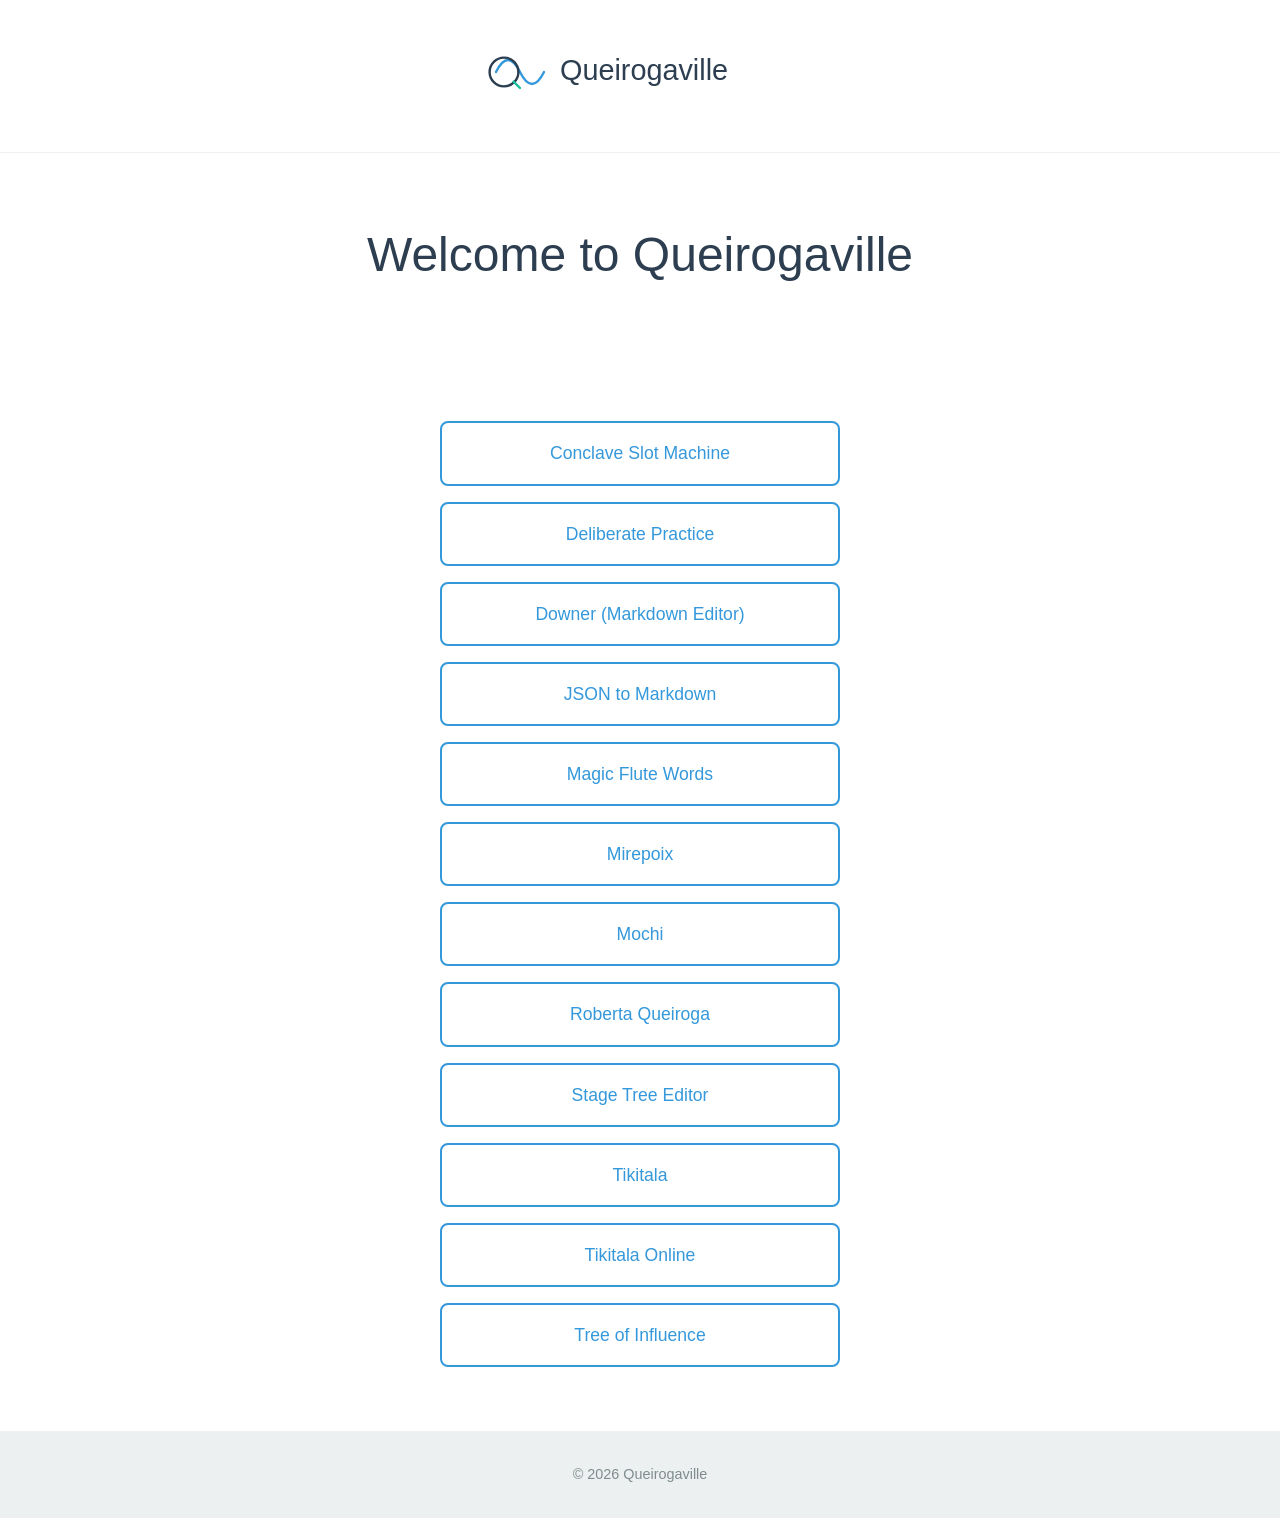
<file: index.html>
<!DOCTYPE html>
<html lang="en">
<head>
    <meta charset="UTF-8">
    <meta name="viewport" content="width=device-width, initial-scale=1.0">
    <meta name="description" content="Queirogaville - Welcome">
    <title>Queirogaville</title>
    <link rel="stylesheet" href="styles.css">
</head>
<body>
    <header>
        <div class="container">
            <div class="logo-container">
                <img src="logo.svg" alt="Queirogaville" class="logo">
            </div>
        </div>
    </header>

    <main>
        <div class="container">
            <section class="hero">
                <h1>Welcome to Queirogaville</h1>
            </section>

            <section class="links">
                <nav>
                    <a href="https://pauloq.com/conclave" class="link-item">Conclave Slot Machine</a>
                    <a href="https://pages.pauloq.com" class="link-item">Deliberate Practice</a>
                    <a href="https://github.com/pauloqueiroga/downer" class="link-item">Downer (Markdown Editor)</a>
                    <a href="https://pauloq.com/json-to-md" class="link-item">JSON to Markdown</a>
                    <a href="https://pauloq.com/55/" class="link-item">Magic Flute Words</a>
                    <a href="https://pauloq.com/mirepoix/" class="link-item">Mirepoix</a>
                    <a href="kitty.html" class="link-item">Mochi</a>
                    <a href="https://robertaqueiroga.com" class="link-item">Roberta Queiroga</a>
                    <a href="https://pauloq.com/stage-tree" class="link-item">Stage Tree Editor</a>
                    <a href="https://www.tikitala.com" class="link-item">Tikitala</a>
                    <a href="https://www.tikitala.com/online" class="link-item">Tikitala Online</a>
                    <a href="https://www.treeofinfluence.com" class="link-item">Tree of Influence</a>
                </nav>
            </section>
        </div>
    </main>

    <footer>
        <div class="container">
            <p>&copy; 2026 Queirogaville</p>
        </div>
    </footer>
</body>
</html>
</file>
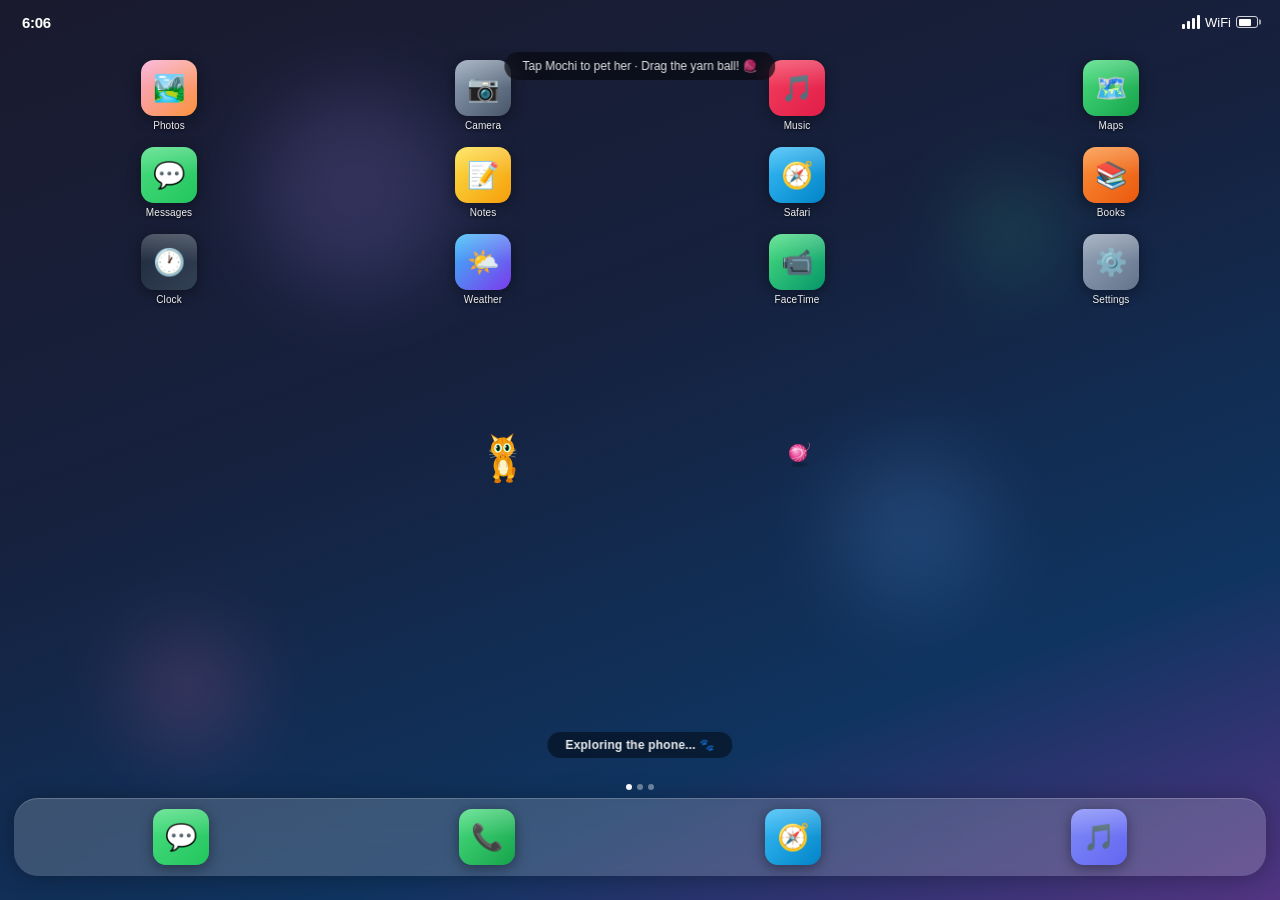
<file: kitty.html>
<!DOCTYPE html>
<html lang="en">
<head>
<meta charset="UTF-8">
<meta name="viewport" content="width=device-width, initial-scale=1.0, user-scalable=no">
<meta name="apple-mobile-web-app-capable" content="yes">
<meta name="apple-mobile-web-app-status-bar-style" content="black-translucent">
<meta name="apple-mobile-web-app-title" content="My Kitty">
<title>My Kitty</title>
<style>
  * { box-sizing: border-box; margin: 0; padding: 0; -webkit-tap-highlight-color: transparent; }

  html, body {
    width: 100%; height: 100%;
    overflow: hidden;
    font-family: -apple-system, 'Helvetica Neue', sans-serif;
    touch-action: none;
    user-select: none;
  }

  /* ===== PHONE WALLPAPER ===== */
  #wallpaper {
    position: fixed;
    inset: 0;
    background: linear-gradient(160deg, #1a1a2e 0%, #16213e 40%, #0f3460 75%, #533483 100%);
    overflow: hidden;
  }

  .bokeh {
    position: absolute;
    border-radius: 50%;
    filter: blur(40px);
    opacity: 0.18;
    animation: bokehFloat 12s ease-in-out infinite;
  }
  .b1 { width: 200px; height: 200px; background: #a78bfa; top: 10%; left: 20%; animation-delay: 0s; }
  .b2 { width: 160px; height: 160px; background: #60a5fa; top: 50%; left: 65%; animation-delay: 3s; }
  .b3 { width: 120px; height: 120px; background: #f472b6; top: 70%; left: 10%; animation-delay: 6s; }
  .b4 { width: 100px; height: 100px; background: #34d399; top: 20%; left: 75%; animation-delay: 9s; }

  @keyframes bokehFloat {
    0%, 100% { transform: translate(0, 0); }
    33% { transform: translate(15px, -20px); }
    66% { transform: translate(-10px, 10px); }
  }

  /* ===== STATUS BAR ===== */
  #status-bar {
    position: fixed;
    top: 0; left: 0; right: 0;
    height: 44px;
    display: flex;
    align-items: center;
    justify-content: space-between;
    padding: 0 22px;
    z-index: 80;
    pointer-events: none;
  }

  #status-time {
    font-size: 15px;
    font-weight: 700;
    color: #fff;
    letter-spacing: -0.3px;
  }

  #status-right {
    display: flex;
    align-items: center;
    gap: 5px;
    color: #fff;
  }

  .signal-dots { display: flex; gap: 2px; align-items: flex-end; }
  .signal-dots span {
    display: block;
    width: 3px;
    background: #fff;
    border-radius: 1px;
  }
  .signal-dots span:nth-child(1) { height: 5px; }
  .signal-dots span:nth-child(2) { height: 8px; }
  .signal-dots span:nth-child(3) { height: 11px; }
  .signal-dots span:nth-child(4) { height: 14px; }

  .wifi-icon { font-size: 13px; }

  .battery {
    display: flex; align-items: center; gap: 1px;
    border: 1.5px solid rgba(255,255,255,0.8);
    border-radius: 3px;
    padding: 1.5px 2px;
    position: relative;
    width: 22px; height: 12px;
  }
  .battery-fill {
    background: #fff;
    border-radius: 1px;
    height: 100%;
    width: 75%;
  }
  .battery-tip {
    position: absolute;
    right: -4px;
    top: 50%;
    transform: translateY(-50%);
    width: 2px; height: 5px;
    background: rgba(255,255,255,0.6);
    border-radius: 0 1px 1px 0;
  }

  /* ===== HOME SCREEN ===== */
  #home-screen {
    position: fixed;
    inset: 0;
    display: flex;
    flex-direction: column;
    justify-content: space-between;
    padding: 52px 0 8px;
    pointer-events: none;
    z-index: 5;
  }

  #icon-grid {
    display: grid;
    grid-template-columns: repeat(4, 1fr);
    gap: 16px 8px;
    padding: 8px 16px;
  }

  .app-icon {
    display: flex;
    flex-direction: column;
    align-items: center;
    gap: 4px;
  }

  .app-icon-img {
    width: 56px; height: 56px;
    border-radius: 13px;
    display: flex;
    align-items: center;
    justify-content: center;
    font-size: 26px;
    box-shadow: 0 3px 14px rgba(0,0,0,0.4);
    position: relative;
    overflow: hidden;
  }
  /* iOS-style gloss */
  .app-icon-img::after {
    content: '';
    position: absolute;
    top: 0; left: 0; right: 0;
    height: 50%;
    background: linear-gradient(180deg, rgba(255,255,255,0.22) 0%, rgba(255,255,255,0) 100%);
    border-radius: 13px 13px 0 0;
  }

  .app-icon-label {
    font-size: 10px;
    color: #fff;
    text-shadow: 0 1px 3px rgba(0,0,0,0.8);
    text-align: center;
    letter-spacing: 0.1px;
  }

  .ic-photos   { background: linear-gradient(135deg, #f9a8d4, #fb923c); }
  .ic-camera   { background: linear-gradient(135deg, #94a3b8, #475569); }
  .ic-music    { background: linear-gradient(135deg, #f43f5e, #e11d48); }
  .ic-maps     { background: linear-gradient(135deg, #4ade80, #16a34a); }
  .ic-messages { background: linear-gradient(135deg, #4ade80, #22c55e); }
  .ic-notes    { background: linear-gradient(135deg, #fde047, #f59e0b); }
  .ic-safari   { background: linear-gradient(135deg, #38bdf8, #0284c7); }
  .ic-books    { background: linear-gradient(135deg, #fb923c, #ea580c); }
  .ic-clock    { background: linear-gradient(135deg, #1e293b, #334155); }
  .ic-weather  { background: linear-gradient(135deg, #38bdf8, #7c3aed); }
  .ic-face     { background: linear-gradient(135deg, #4ade80, #059669); }
  .ic-settings { background: linear-gradient(135deg, #94a3b8, #64748b); }

  /* ===== DOCK ===== */
  #dock-container {
    margin: 0 14px 16px;
  }

  #page-dots {
    display: flex;
    justify-content: center;
    gap: 5px;
    margin-bottom: 8px;
  }
  .dot {
    width: 6px; height: 6px;
    border-radius: 50%;
    background: rgba(255,255,255,0.4);
  }
  .dot.active { background: #fff; }

  #dock {
    background: rgba(255,255,255,0.18);
    backdrop-filter: blur(22px);
    -webkit-backdrop-filter: blur(22px);
    border-radius: 24px;
    padding: 11px 14px;
    display: flex;
    justify-content: space-around;
    align-items: center;
    box-shadow: 0 2px 24px rgba(0,0,0,0.28), inset 0 1px 0 rgba(255,255,255,0.2);
  }
  .dock-icon {
    width: 56px; height: 56px;
    border-radius: 13px;
    display: flex;
    align-items: center;
    justify-content: center;
    font-size: 26px;
    box-shadow: 0 3px 14px rgba(0,0,0,0.4);
    position: relative; overflow: hidden;
  }
  .dock-icon::after {
    content: '';
    position: absolute; top: 0; left: 0; right: 0;
    height: 50%;
    background: linear-gradient(180deg, rgba(255,255,255,0.22) 0%, rgba(255,255,255,0) 100%);
    border-radius: 13px 13px 0 0;
  }

  /* ===== MOCHI ===== */
  #mochi-wrap {
    position: fixed;
    z-index: 50;
    pointer-events: none;
  }
  #mochi-canvas {
    pointer-events: all;
    cursor: pointer;
    display: block;
  }

  /* ===== YARN ===== */
  #yarn-wrap {
    position: fixed;
    z-index: 49;
    cursor: grab;
  }
  #yarn-wrap:active { cursor: grabbing; }
  #yarn-canvas { display: block; }

  /* ===== PARTICLES ===== */
  .float-particle {
    position: fixed;
    pointer-events: none;
    z-index: 100;
    font-size: 18px;
    animation: particleFloat 1.5s ease-out forwards;
  }
  @keyframes particleFloat {
    0%   { opacity: 1; transform: translate(0, 0) scale(0.5); }
    40%  { opacity: 1; transform: translate(var(--fx), -40px) scale(1.2); }
    100% { opacity: 0; transform: translate(var(--fx), -85px) scale(0.7); }
  }

  .zzz-float {
    position: fixed;
    pointer-events: none;
    z-index: 100;
    font-size: 14px;
    font-weight: 700;
    color: #c4b5fd;
    animation: zzzUp 2.2s ease-out forwards;
  }
  @keyframes zzzUp {
    0%   { opacity: 0.9; transform: translate(0,0) scale(0.7); }
    100% { opacity: 0; transform: translate(10px, -60px) scale(1); }
  }

  /* ===== MOOD CHIP ===== */
  #mood-chip {
    position: fixed;
    bottom: 142px;
    left: 50%;
    transform: translateX(-50%);
    background: rgba(0,0,0,0.45);
    backdrop-filter: blur(12px);
    -webkit-backdrop-filter: blur(12px);
    border-radius: 20px;
    padding: 6px 18px;
    font-size: 12px;
    font-weight: 600;
    color: rgba(255,255,255,0.92);
    z-index: 60;
    pointer-events: none;
    white-space: nowrap;
    letter-spacing: 0.2px;
  }

  /* ===== HINT ===== */
  #hint-toast {
    position: fixed;
    top: 52px;
    left: 50%;
    transform: translateX(-50%);
    background: rgba(0,0,0,0.5);
    backdrop-filter: blur(10px);
    border-radius: 14px;
    padding: 7px 18px;
    font-size: 12px;
    color: rgba(255,255,255,0.88);
    z-index: 90;
    pointer-events: none;
    transition: opacity 1.5s;
    white-space: nowrap;
  }
</style>
</head>
<body>

<div id="wallpaper">
  <div class="bokeh b1"></div>
  <div class="bokeh b2"></div>
  <div class="bokeh b3"></div>
  <div class="bokeh b4"></div>
</div>

<div id="status-bar">
  <div id="status-time">9:41</div>
  <div id="status-right">
    <div class="signal-dots"><span></span><span></span><span></span><span></span></div>
    <span class="wifi-icon">WiFi</span>
    <div class="battery"><div class="battery-fill"></div><div class="battery-tip"></div></div>
  </div>
</div>

<div id="home-screen">
  <div id="icon-grid">
    <div class="app-icon"><div class="app-icon-img ic-photos">🏞️</div><div class="app-icon-label">Photos</div></div>
    <div class="app-icon"><div class="app-icon-img ic-camera">📷</div><div class="app-icon-label">Camera</div></div>
    <div class="app-icon"><div class="app-icon-img ic-music">🎵</div><div class="app-icon-label">Music</div></div>
    <div class="app-icon"><div class="app-icon-img ic-maps">🗺️</div><div class="app-icon-label">Maps</div></div>
    <div class="app-icon"><div class="app-icon-img ic-messages">💬</div><div class="app-icon-label">Messages</div></div>
    <div class="app-icon"><div class="app-icon-img ic-notes">📝</div><div class="app-icon-label">Notes</div></div>
    <div class="app-icon"><div class="app-icon-img ic-safari">🧭</div><div class="app-icon-label">Safari</div></div>
    <div class="app-icon"><div class="app-icon-img ic-books">📚</div><div class="app-icon-label">Books</div></div>
    <div class="app-icon"><div class="app-icon-img ic-clock">🕐</div><div class="app-icon-label">Clock</div></div>
    <div class="app-icon"><div class="app-icon-img ic-weather">🌤️</div><div class="app-icon-label">Weather</div></div>
    <div class="app-icon"><div class="app-icon-img ic-face">📹</div><div class="app-icon-label">FaceTime</div></div>
    <div class="app-icon"><div class="app-icon-img ic-settings">⚙️</div><div class="app-icon-label">Settings</div></div>
  </div>

  <div id="dock-container">
    <div id="page-dots">
      <div class="dot active"></div><div class="dot"></div><div class="dot"></div>
    </div>
    <div id="dock">
      <div class="dock-icon ic-messages">💬</div>
      <div class="dock-icon" style="background:linear-gradient(135deg,#4ade80,#16a34a)">📞</div>
      <div class="dock-icon ic-safari">🧭</div>
      <div class="dock-icon" style="background:linear-gradient(135deg,#818cf8,#6366f1)">🎵</div>
    </div>
  </div>
</div>

<div id="yarn-wrap">
  <canvas id="yarn-canvas" width="88" height="88" style="width:44px;height:44px;"></canvas>
</div>

<div id="mochi-wrap">
  <canvas id="mochi-canvas" width="160" height="160" style="width:80px;height:80px;"></canvas>
</div>

<div id="mood-chip">Mochi is exploring the phone... 🐾</div>
<div id="hint-toast">Tap Mochi to pet her · Drag the yarn ball! 🧶</div>

<script>
// =====================================================
//  LIVE CLOCK
// =====================================================
function updateTime() {
  const now = new Date();
  let h = now.getHours(), m = now.getMinutes();
  h = h % 12 || 12;
  document.getElementById('status-time').textContent = h + ':' + String(m).padStart(2,'0');
}
updateTime();
setInterval(updateTime, 15000);

// =====================================================
//  CANVAS SETUP
// =====================================================
const mochiCanvas = document.getElementById('mochi-canvas');
mochiCanvas.width = 160; mochiCanvas.height = 160;
const mCtx = mochiCanvas.getContext('2d');

const yarnCanvas = document.getElementById('yarn-canvas');
yarnCanvas.width = 88; yarnCanvas.height = 88;
const yCtx = yarnCanvas.getContext('2d');

// =====================================================
//  DRAW: YARN BALL
// =====================================================
function drawYarn(ctx, spin) {
  ctx.clearRect(0, 0, 88, 88);
  ctx.save();
  ctx.translate(44, 44);
  ctx.rotate(spin);

  const r = 18;
  ctx.globalAlpha = 0.18;
  ctx.fillStyle = '#000';
  ctx.beginPath();
  ctx.ellipse(3, r + 5, r - 2, 5, 0, 0, Math.PI * 2);
  ctx.fill();
  ctx.globalAlpha = 1;

  const g = ctx.createRadialGradient(-5, -5, 2, 0, 0, r + 3);
  g.addColorStop(0, '#f9a8d4');
  g.addColorStop(0.5, '#ec4899');
  g.addColorStop(1, '#9d174d');
  ctx.fillStyle = g;
  ctx.beginPath();
  ctx.arc(0, 0, r, 0, Math.PI * 2);
  ctx.fill();

  ctx.strokeStyle = 'rgba(255,255,255,0.42)';
  ctx.lineWidth = 1.5;
  ctx.lineCap = 'round';
  for (let i = 0; i < 6; i++) {
    ctx.save();
    ctx.rotate((i / 6) * Math.PI);
    ctx.beginPath();
    ctx.moveTo(-r + 2, -3);
    ctx.quadraticCurveTo(0, -r * 0.7, r - 2, -3);
    ctx.stroke();
    ctx.restore();
  }

  ctx.globalAlpha = 0.32;
  ctx.fillStyle = '#fff';
  ctx.beginPath();
  ctx.ellipse(-7, -7, 5, 3, -0.5, 0, Math.PI * 2);
  ctx.fill();

  ctx.globalAlpha = 0.65;
  ctx.strokeStyle = '#f472b6';
  ctx.lineWidth = 1.4;
  ctx.beginPath();
  ctx.moveTo(r - 3, -3);
  ctx.quadraticCurveTo(r + 8, -12, r + 4, -20);
  ctx.stroke();

  ctx.restore();
}

// =====================================================
//  DRAW: MOCHI — full walking animation
// =====================================================
// mood: 'walk' | 'sit' | 'sleep' | 'happy' | 'excited'
function drawMochi(ctx, { walkPhase, facing, mood, blinkOpen, petAnim, tailSway }) {
  ctx.clearRect(0, 0, 160, 160);

  const isWalking = mood === 'walk' || mood === 'excited';
  const isSitting = mood === 'sit' || mood === 'sleep' || mood === 'happy';
  const isSleeping = mood === 'sleep';

  ctx.save();
  if (facing === 'left') { ctx.translate(160, 0); ctx.scale(-1, 1); }

  const t = walkPhase * Math.PI * 2;
  const bodyBob = isWalking ? Math.sin(t * 2) * 2.5 : 0;
  const bodyTilt = isWalking ? Math.sin(t) * 2 : 0;

  // anchor at pixel 80, 105 (body center)
  ctx.save();
  ctx.translate(80, 105 + bodyBob);
  ctx.rotate(bodyTilt * Math.PI / 180);

  // Shadow
  ctx.save();
  ctx.globalAlpha = 0.14;
  ctx.fillStyle = '#000';
  ctx.beginPath();
  ctx.ellipse(0, 34, 24, 6, 0, 0, Math.PI * 2);
  ctx.fill();
  ctx.restore();

  // ---- TAIL ----
  const tailWag = isSitting
    ? Math.sin(Date.now() * 0.0018) * 20
    : Math.sin(t * 1.5) * 15 + tailSway * 22;
  {
    ctx.save();
    ctx.translate(20, 14);
    ctx.strokeStyle = '#d97706';
    ctx.lineWidth = 9; ctx.lineCap = 'round'; ctx.lineJoin = 'round';
    ctx.beginPath();
    ctx.moveTo(0, 0);
    ctx.quadraticCurveTo(tailWag * 0.9, 20, tailWag * 1.5, 12);
    ctx.stroke();
    ctx.strokeStyle = '#fde68a';
    ctx.lineWidth = 5;
    ctx.beginPath();
    ctx.moveTo(tailWag * 1.3, 13);
    ctx.quadraticCurveTo(tailWag * 1.7, 8, tailWag * 1.6, 2);
    ctx.stroke();
    ctx.restore();
  }

  if (isSitting) {
    // ---- SITTING ----
    // Haunches
    ctx.fillStyle = '#d97706';
    ctx.beginPath(); ctx.ellipse(-14, 18, 12, 15, -0.2, 0, Math.PI * 2); ctx.fill();
    ctx.beginPath(); ctx.ellipse(14, 18, 12, 15, 0.2, 0, Math.PI * 2); ctx.fill();

    // Body
    ctx.fillStyle = '#f59e0b';
    ctx.beginPath(); ctx.ellipse(0, 6, 21, 24, 0, 0, Math.PI * 2); ctx.fill();

    // Belly
    ctx.fillStyle = '#fef3c7';
    ctx.beginPath(); ctx.ellipse(0, 12, 12, 17, 0, 0, Math.PI * 2); ctx.fill();

    // Front paws
    ctx.fillStyle = '#f59e0b';
    ctx.beginPath(); ctx.ellipse(-10, 27, 9, 5.5, 0.2, 0, Math.PI * 2); ctx.fill();
    ctx.beginPath(); ctx.ellipse(10, 27, 9, 5.5, -0.2, 0, Math.PI * 2); ctx.fill();
    // Toes
    ctx.fillStyle = '#fbbf24';
    for (const sx of [-1, 1]) {
      for (let i = -1; i <= 1; i++) {
        ctx.beginPath();
        ctx.ellipse(sx * 10 + i * 2.5, 30, 2, 1.5, 0, 0, Math.PI * 2);
        ctx.fill();
      }
    }

    // Body stripes
    ctx.save(); ctx.globalAlpha = 0.2; ctx.fillStyle = '#92400e';
    ctx.beginPath(); ctx.ellipse(-10, -2, 4, 13, -0.2, 0, Math.PI * 2); ctx.fill();
    ctx.beginPath(); ctx.ellipse(10, -2, 4, 13, 0.2, 0, Math.PI * 2); ctx.fill();
    ctx.restore();

  } else {
    // ---- WALKING ----
    const legSwing  = Math.sin(t) * 15;
    const legSwing2 = Math.sin(t + Math.PI) * 15;

    // Back legs
    ctx.fillStyle = '#d97706';
    for (const [ox, sw] of [[-14, legSwing], [14, legSwing2]]) {
      ctx.save();
      ctx.translate(ox, 20);
      ctx.rotate(sw * 0.6 * Math.PI / 180);
      ctx.beginPath(); ctx.roundRect(-5, 0, 10, 17, 5); ctx.fill();
      ctx.beginPath(); ctx.ellipse(0, 17, 7, 4, 0, 0, Math.PI * 2); ctx.fill();
      ctx.restore();
    }

    // Body
    ctx.fillStyle = '#f59e0b';
    ctx.beginPath(); ctx.ellipse(0, 6, 19, 22, 0, 0, Math.PI * 2); ctx.fill();

    // Belly
    ctx.fillStyle = '#fef3c7';
    ctx.beginPath(); ctx.ellipse(0, 10, 10, 15, 0, 0, Math.PI * 2); ctx.fill();

    // Stripes
    ctx.save(); ctx.globalAlpha = 0.2; ctx.fillStyle = '#92400e';
    ctx.beginPath(); ctx.ellipse(-10, 0, 4, 11, -0.2, 0, Math.PI * 2); ctx.fill();
    ctx.beginPath(); ctx.ellipse(10, 0, 4, 11, 0.2, 0, Math.PI * 2); ctx.fill();
    ctx.restore();

    // Front legs
    ctx.fillStyle = '#f59e0b';
    for (const [ox, sw] of [[-11, legSwing2], [11, legSwing]]) {
      ctx.save();
      ctx.translate(ox, 14);
      ctx.rotate(sw * Math.PI / 180);
      ctx.beginPath(); ctx.roundRect(-4, 0, 9, 15, 4); ctx.fill();
      ctx.fillStyle = '#fbbf24';
      ctx.beginPath(); ctx.ellipse(0, 15, 6, 3.5, 0, 0, Math.PI * 2); ctx.fill();
      ctx.restore();
    }
  }

  // ---- HEAD ----
  const headBob = isWalking ? Math.sin(t * 2 + 0.5) * 1.8 : 0;
  ctx.save();
  ctx.translate(0, -26 + headBob);

  // Neck
  ctx.fillStyle = '#f59e0b';
  ctx.beginPath(); ctx.ellipse(0, 9, 9, 8, 0, 0, Math.PI * 2); ctx.fill();

  // Head
  ctx.fillStyle = '#f59e0b';
  ctx.beginPath(); ctx.ellipse(0, -4, 23, 21, 0, 0, Math.PI * 2); ctx.fill();

  // Forehead stripes
  ctx.save(); ctx.globalAlpha = 0.22; ctx.strokeStyle = '#92400e';
  ctx.lineWidth = 2.2; ctx.lineCap = 'round';
  ctx.beginPath(); ctx.moveTo(-9, -13); ctx.lineTo(-11, -23); ctx.stroke();
  ctx.beginPath(); ctx.moveTo(0, -15); ctx.lineTo(0, -25); ctx.stroke();
  ctx.beginPath(); ctx.moveTo(9, -13); ctx.lineTo(11, -23); ctx.stroke();
  ctx.restore();

  // Ears
  ctx.fillStyle = '#d97706';
  ctx.beginPath(); ctx.moveTo(-15, -14); ctx.lineTo(-23, -33); ctx.lineTo(-5, -21); ctx.closePath(); ctx.fill();
  ctx.fillStyle = '#fde68a';
  ctx.beginPath(); ctx.moveTo(-15, -16); ctx.lineTo(-20, -29); ctx.lineTo(-8, -21); ctx.closePath(); ctx.fill();

  ctx.fillStyle = '#d97706';
  ctx.beginPath(); ctx.moveTo(15, -14); ctx.lineTo(23, -33); ctx.lineTo(5, -21); ctx.closePath(); ctx.fill();
  ctx.fillStyle = '#fde68a';
  ctx.beginPath(); ctx.moveTo(15, -16); ctx.lineTo(20, -29); ctx.lineTo(8, -21); ctx.closePath(); ctx.fill();

  // Cheek fluff
  ctx.save(); ctx.globalAlpha = 0.4; ctx.fillStyle = '#fbbf24';
  ctx.beginPath(); ctx.ellipse(-19, 1, 7, 5, 0.3, 0, Math.PI * 2); ctx.fill();
  ctx.beginPath(); ctx.ellipse(19, 1, 7, 5, -0.3, 0, Math.PI * 2); ctx.fill();
  ctx.restore();

  // ---- EYES ----
  const eyeH = blinkOpen
    ? (isSleeping ? 2 : (mood === 'excited' ? 13 : 10))
    : 1.5;

  for (const ex of [-9, 9]) {
    ctx.fillStyle = '#fff';
    ctx.beginPath(); ctx.ellipse(ex, -4, 7.5, eyeH * 0.9, 0, 0, Math.PI * 2); ctx.fill();

    if (eyeH > 2) {
      ctx.fillStyle = '#22c55e';
      ctx.beginPath(); ctx.ellipse(ex, -4, 5, eyeH * 0.68, 0, 0, Math.PI * 2); ctx.fill();
      const pw = mood === 'excited' ? 2 : 3.2;
      ctx.fillStyle = '#111';
      ctx.beginPath(); ctx.ellipse(ex, -4, pw, eyeH * 0.58, 0, 0, Math.PI * 2); ctx.fill();
      ctx.fillStyle = 'rgba(255,255,255,0.85)';
      ctx.beginPath(); ctx.ellipse(ex - 2.5, -6, 1.8, 1.4, -0.5, 0, Math.PI * 2); ctx.fill();
    }

    if (isSleeping && eyeH <= 2) {
      ctx.strokeStyle = '#555'; ctx.lineWidth = 1.8; ctx.lineCap = 'round';
      ctx.beginPath(); ctx.moveTo(ex - 5, -4); ctx.lineTo(ex + 5, -4); ctx.stroke();
    }
  }

  // Nose
  ctx.fillStyle = '#fca5a5';
  ctx.beginPath(); ctx.moveTo(0, 5); ctx.lineTo(-3, 9); ctx.lineTo(3, 9); ctx.closePath(); ctx.fill();

  // Mouth
  ctx.strokeStyle = '#92400e'; ctx.lineWidth = 1.4; ctx.lineCap = 'round';
  ctx.beginPath(); ctx.moveTo(0, 9); ctx.lineTo(0, 11); ctx.stroke();
  if (mood === 'happy' || mood === 'excited') {
    ctx.beginPath(); ctx.moveTo(-3, 11); ctx.quadraticCurveTo(-6, 15, -4, 16); ctx.stroke();
    ctx.beginPath(); ctx.moveTo(3, 11); ctx.quadraticCurveTo(6, 15, 4, 16); ctx.stroke();
  } else {
    ctx.beginPath(); ctx.moveTo(-4, 12); ctx.quadraticCurveTo(-6, 15, -4, 16); ctx.stroke();
    ctx.beginPath(); ctx.moveTo(4, 12); ctx.quadraticCurveTo(6, 15, 4, 16); ctx.stroke();
  }

  // Whiskers
  ctx.save(); ctx.globalAlpha = 0.5; ctx.strokeStyle = '#fffbeb'; ctx.lineWidth = 1.1; ctx.lineCap = 'round';
  ctx.beginPath(); ctx.moveTo(-10, 5);  ctx.lineTo(-27, 1);  ctx.stroke();
  ctx.beginPath(); ctx.moveTo(-10, 8);  ctx.lineTo(-27, 8);  ctx.stroke();
  ctx.beginPath(); ctx.moveTo(-10, 11); ctx.lineTo(-25, 15); ctx.stroke();
  ctx.beginPath(); ctx.moveTo(10, 5);   ctx.lineTo(27, 1);   ctx.stroke();
  ctx.beginPath(); ctx.moveTo(10, 8);   ctx.lineTo(27, 8);   ctx.stroke();
  ctx.beginPath(); ctx.moveTo(10, 11);  ctx.lineTo(25, 15);  ctx.stroke();
  ctx.restore();

  // Pet sparkles orbiting head
  if (petAnim > 0) {
    const colors = ['#f472b6','#facc15','#a78bfa','#34d399','#60a5fa'];
    for (let i = 0; i < 5; i++) {
      const ang = (i / 5) * Math.PI * 2 + Date.now() * 0.003;
      const d = 24 + Math.sin(Date.now() * 0.008 + i) * 4;
      ctx.globalAlpha = petAnim * 0.9;
      ctx.fillStyle = colors[i];
      ctx.beginPath();
      ctx.arc(Math.cos(ang) * d, Math.sin(ang) * d - 4, 3, 0, Math.PI * 2);
      ctx.fill();
    }
    ctx.globalAlpha = 1;
  }

  ctx.restore(); // head
  ctx.restore(); // body+tilt
  ctx.restore(); // facing flip
}

// =====================================================
//  STATE
// =====================================================
const W = () => window.innerWidth;
const H = () => window.innerHeight;

const mochi = {
  x: W() * 0.38, y: H() * 0.42,
  vx: 0, vy: 0,
  targetX: 0, targetY: 0,
  facing: 'right',
  walkPhase: 0,
  mood: 'walk',
  blinkOpen: true, blinkTimer: 0,
  tailSway: 0, petAnim: 0,
  state: 'wander',
  stateTimer: 0, wanderTimer: 0,
  sleepTimer: 0, idleTimer: 0,
  speed: 0.45,
};

const yarn = {
  x: W() * 0.62, y: H() * 0.42,
  vx: 0, vy: 0,
  spin: 0,
  dragging: false,
  dragOffX: 0, dragOffY: 0,
  prevX: 0, prevY: 0,
};

const MOCHI_R = 34;
const YARN_R  = 18;
const GRAV = 0.22, FRIC = 0.87, BOUNCE = 0.44;

let lastMoodText = '';
const moodChip = document.getElementById('mood-chip');
function setMood(t) {
  if (t !== lastMoodText) { lastMoodText = t; moodChip.textContent = t; }
}

// Hide hint after 5s
setTimeout(() => { document.getElementById('hint-toast').style.opacity = '0'; }, 5000);

// =====================================================
//  PARTICLES
// =====================================================
function spawnParticle(x, y, arr) {
  const el = document.createElement('div');
  el.className = 'float-particle';
  el.textContent = arr[Math.floor(Math.random() * arr.length)];
  el.style.setProperty('--fx', ((Math.random() - 0.5) * 40) + 'px');
  el.style.left = (x - 10) + 'px'; el.style.top = (y - 10) + 'px';
  document.body.appendChild(el);
  setTimeout(() => el.remove(), 1500);
}
function spawnZzz(x, y) {
  const el = document.createElement('div');
  el.className = 'zzz-float'; el.textContent = 'z z z';
  el.style.left = x + 'px'; el.style.top = (y - 10) + 'px';
  document.body.appendChild(el);
  setTimeout(() => el.remove(), 2200);
}

// =====================================================
//  INPUT
// =====================================================
const mochiWrap = document.getElementById('mochi-wrap');
function petMochi(cx, cy) {
  mochi.state = 'petted'; mochi.stateTimer = 80 + Math.random() * 60;
  mochi.mood = 'happy'; mochi.petAnim = 1;
  spawnParticle(cx, cy, ['💕','💗','✨','🌸','💖']);
  setMood('Purrrr~ 💕');
}
mochiWrap.addEventListener('touchstart', e => { e.preventDefault(); petMochi(e.touches[0].clientX, e.touches[0].clientY); }, { passive: false });
mochiWrap.addEventListener('mousedown', e => petMochi(e.clientX, e.clientY));

const yarnWrap = document.getElementById('yarn-wrap');
function getXY(e) { return e.touches ? { x: e.touches[0].clientX, y: e.touches[0].clientY } : { x: e.clientX, y: e.clientY }; }

yarnWrap.addEventListener('touchstart', e => {
  e.preventDefault();
  const p = getXY(e);
  yarn.dragging = true;
  yarn.dragOffX = p.x - yarn.x; yarn.dragOffY = p.y - yarn.y;
  yarn.prevX = p.x; yarn.prevY = p.y;
  yarn.vx = 0; yarn.vy = 0;
}, { passive: false });
yarnWrap.addEventListener('mousedown', e => {
  yarn.dragging = true;
  yarn.dragOffX = e.clientX - yarn.x; yarn.dragOffY = e.clientY - yarn.y;
  yarn.prevX = e.clientX; yarn.prevY = e.clientY;
  yarn.vx = 0; yarn.vy = 0;
});
document.addEventListener('touchmove', e => {
  if (!yarn.dragging) return; e.preventDefault();
  const p = getXY(e);
  yarn.vx = (p.x - yarn.prevX) * 0.55; yarn.vy = (p.y - yarn.prevY) * 0.55;
  yarn.prevX = p.x; yarn.prevY = p.y;
  yarn.x = p.x - yarn.dragOffX; yarn.y = p.y - yarn.dragOffY;
}, { passive: false });
document.addEventListener('mousemove', e => {
  if (!yarn.dragging) return;
  yarn.vx = (e.clientX - yarn.prevX) * 0.55; yarn.vy = (e.clientY - yarn.prevY) * 0.55;
  yarn.prevX = e.clientX; yarn.prevY = e.clientY;
  yarn.x = e.clientX - yarn.dragOffX; yarn.y = e.clientY - yarn.dragOffY;
});
document.addEventListener('touchend', () => { yarn.dragging = false; });
document.addEventListener('mouseup',   () => { yarn.dragging = false; });

// =====================================================
//  AI HELPERS
// =====================================================
function pickWander() {
  const pad = 65;
  mochi.targetX = pad + Math.random() * (W() - pad * 2);
  mochi.targetY = pad + Math.random() * (H() - pad * 2);
  mochi.stateTimer = 180 + Math.random() * 280;
  mochi.state = 'wander'; mochi.mood = 'walk';
  mochi.speed = 0.38 + Math.random() * 0.22;
}
pickWander();

// =====================================================
//  MAIN LOOP
// =====================================================
let lastZzz = 0;

function loop(ts) {
  // === YARN PHYSICS ===
  if (!yarn.dragging) {
    yarn.vy += GRAV;
    yarn.vx *= FRIC; yarn.vy *= FRIC;
    yarn.x += yarn.vx; yarn.y += yarn.vy;
    yarn.spin += yarn.vx * 0.05;

    const minX = YARN_R, maxX = W() - YARN_R;
    const minY = YARN_R + 44, maxY = H() - YARN_R;
    if (yarn.x < minX) { yarn.x = minX; yarn.vx = Math.abs(yarn.vx) * BOUNCE; }
    if (yarn.x > maxX) { yarn.x = maxX; yarn.vx = -Math.abs(yarn.vx) * BOUNCE; }
    if (yarn.y < minY) { yarn.y = minY; yarn.vy = Math.abs(yarn.vy) * BOUNCE; }
    if (yarn.y > maxY) { yarn.y = maxY; yarn.vy = -Math.abs(yarn.vy) * BOUNCE * 0.6; }
  } else {
    yarn.spin += yarn.vx * 0.04;
  }

  yarnWrap.style.left = (yarn.x - YARN_R) + 'px';
  yarnWrap.style.top  = (yarn.y - YARN_R) + 'px';

  // === MOCHI AI ===
  const yarnMoving = yarn.dragging || Math.abs(yarn.vx) > 0.7 || Math.abs(yarn.vy) > 0.7;
  const dxY = yarn.x - mochi.x, dyY = yarn.y - mochi.y;
  const distY = Math.sqrt(dxY * dxY + dyY * dyY);

  if (mochi.state === 'petted') {
    mochi.stateTimer--;
    mochi.petAnim = Math.max(0, mochi.petAnim - 0.009);
    if (mochi.stateTimer <= 0) {
      mochi.petAnim = 0; mochi.state = 'idle';
      mochi.idleTimer = 70 + Math.random() * 80; mochi.mood = 'sit';
      setMood('Happy and cozy 😊');
    }

  } else if (mochi.state === 'sleeping') {
    mochi.mood = 'sleep';
    mochi.sleepTimer--;
    if (ts - lastZzz > 1800) { spawnZzz(mochi.x + 28, mochi.y - 50); lastZzz = ts; }
    setMood('Napping... 😴');
    if (mochi.sleepTimer <= 0 || (yarnMoving && distY < 200)) {
      mochi.state = 'idle'; mochi.idleTimer = 50; mochi.mood = 'sit';
    }

  } else if (mochi.state === 'idle') {
    mochi.idleTimer--;
    if (mochi.idleTimer <= 0) {
      Math.random() < 0.18
        ? (mochi.state = 'sleeping', mochi.sleepTimer = 280 + Math.random() * 350, mochi.mood = 'sleep')
        : pickWander();
    }
    if (yarnMoving && distY < 300) { mochi.state = 'chase'; mochi.mood = 'excited'; mochi.speed = 0.85; }

  } else if (mochi.state === 'chase') {
    mochi.mood = 'excited'; mochi.speed = 0.85;
    mochi.targetX = yarn.x; mochi.targetY = yarn.y;
    setMood('Chasing the yarn! 🧶');

    if (distY < MOCHI_R + YARN_R + 4) {
      const ang = Math.atan2(mochi.y - yarn.y, mochi.x - yarn.x);
      yarn.vx += Math.cos(ang + Math.PI) * 2.8;
      yarn.vy += Math.sin(ang + Math.PI) * 2.8;
      spawnParticle(mochi.x, mochi.y - 38, ['✨','💫','⭐','🌟']);
      setMood('Got it! 🐾');
      mochi.state = 'petted'; mochi.stateTimer = 35;
      mochi.mood = 'happy'; mochi.petAnim = 0.6;
    }
    if (!yarnMoving && mochi.state === 'chase') {
      mochi.state = 'idle'; mochi.idleTimer = 70; mochi.mood = 'sit'; mochi.speed = 0.42;
    }

  } else {
    // WANDER
    mochi.stateTimer--;
    const tdx = mochi.targetX - mochi.x, tdy = mochi.targetY - mochi.y;
    const td = Math.sqrt(tdx * tdx + tdy * tdy);
    if (td < 18 || mochi.stateTimer <= 0) {
      mochi.state = 'idle'; mochi.idleTimer = 80 + Math.random() * 120;
      mochi.mood = 'sit'; setMood('Mochi is resting... 🐾');
    } else {
      setMood('Exploring the phone... 🐾');
    }
    if (yarnMoving && distY < 270) { mochi.state = 'chase'; mochi.mood = 'excited'; mochi.speed = 0.85; }
  }

  // === MOVE MOCHI ===
  if (mochi.state === 'wander' || mochi.state === 'chase') {
    const tdx = mochi.targetX - mochi.x, tdy = mochi.targetY - mochi.y;
    const td = Math.sqrt(tdx * tdx + tdy * tdy);
    if (td > 6) {
      mochi.vx += (tdx / td) * mochi.speed;
      mochi.vy += (tdy / td) * mochi.speed;
      if (tdx > 1.5) mochi.facing = 'right';
      else if (tdx < -1.5) mochi.facing = 'left';
    }
  }
  mochi.vx *= 0.80; mochi.vy *= 0.80;
  mochi.x += mochi.vx; mochi.y += mochi.vy;

  // Bounds
  const pad = 48;
  if (mochi.x < pad) { mochi.x = pad; mochi.vx = Math.abs(mochi.vx) * 0.3; mochi.targetX += 80; }
  if (mochi.x > W() - pad) { mochi.x = W() - pad; mochi.vx = -Math.abs(mochi.vx) * 0.3; mochi.targetX -= 80; }
  if (mochi.y < 58) { mochi.y = 58; mochi.vy = Math.abs(mochi.vy) * 0.3; }
  if (mochi.y > H() - pad) { mochi.y = H() - pad; mochi.vy = -Math.abs(mochi.vy) * 0.3; }

  // Walk phase (drives leg animation)
  const spd = Math.sqrt(mochi.vx * mochi.vx + mochi.vy * mochi.vy);
  if ((mochi.state === 'wander' || mochi.state === 'chase') && spd > 0.1) {
    mochi.walkPhase += spd * 0.042;
  }

  // Blink
  mochi.blinkTimer++;
  const blinkEvery = mochi.mood === 'sleep' ? 9999 : 145;
  if (mochi.blinkTimer >= blinkEvery) {
    mochi.blinkOpen = !mochi.blinkOpen;
    mochi.blinkTimer = mochi.blinkOpen ? 0 : -8;
  }
  mochi.tailSway = Math.sin(Date.now() * 0.0014) * 0.5;

  // === RENDER ===
  drawMochi(mCtx, {
    walkPhase: mochi.walkPhase, facing: mochi.facing, mood: mochi.mood,
    blinkOpen: mochi.blinkOpen, petAnim: mochi.petAnim, tailSway: mochi.tailSway,
  });
  mochiWrap.style.left = (mochi.x - 40) + 'px';
  mochiWrap.style.top  = (mochi.y - 55) + 'px';

  drawYarn(yCtx, yarn.spin);

  requestAnimationFrame(loop);
}

requestAnimationFrame(loop);
</script>
</body>
</html>
</file>
<file: styles.css>
/* Color Palette */
:root {
    --primary: #2C3E50;      /* Deep blue-gray */
    --secondary: #3498DB;    /* Bright blue */
    --accent: #1ABC9C;       /* Teal accent */
    --text-dark: #2C3E50;    /* Dark text */
    --text-light: #7F8C8D;   /* Light gray text */
    --background: #FFFFFF;   /* White */
    --background-alt: #ECF0F1; /* Light gray */
}

/* Reset and Base Styles */
* {
    margin: 0;
    padding: 0;
    box-sizing: border-box;
}

body {
    font-family: -apple-system, BlinkMacSystemFont, 'Segoe UI', 'Roboto', 'Helvetica', 'Arial', sans-serif;
    line-height: 1.6;
    color: var(--text-dark);
    background-color: var(--background);
}

/* Container */
.container {
    max-width: 1200px;
    margin: 0 auto;
    padding: 0 2rem;
}

/* Header */
header {
    padding: 2rem 0;
    background-color: var(--background);
    border-bottom: 1px solid var(--background-alt);
}

.logo-container {
    text-align: center;
}

.logo {
    height: 80px;
    width: auto;
}

/* Main Content */
main {
    min-height: calc(100vh - 200px);
    display: flex;
    align-items: center;
    justify-content: center;
}

.hero {
    text-align: center;
    padding: 4rem 0;
}

.hero h1 {
    font-size: 3rem;
    font-weight: 300;
    color: var(--primary);
    margin-bottom: 1rem;
}

/* Links Section */
.links {
    text-align: center;
    margin-top: 3rem;
}

.links nav {
    display: flex;
    flex-direction: column;
    gap: 1rem;
    max-width: 400px;
    margin: 0 auto;
}

.link-item {
    display: block;
    padding: 1rem 2rem;
    background-color: var(--background);
    color: var(--secondary);
    text-decoration: none;
    border: 2px solid var(--secondary);
    border-radius: 8px;
    font-size: 1.1rem;
    font-weight: 400;
    transition: all 0.3s ease;
}

.link-item:hover {
    background-color: var(--secondary);
    color: var(--background);
    transform: translateY(-2px);
    box-shadow: 0 4px 12px rgba(52, 152, 219, 0.3);
}

/* Footer */
footer {
    background-color: var(--background-alt);
    padding: 2rem 0;
    text-align: center;
    margin-top: 4rem;
}

footer p {
    color: var(--text-light);
    font-size: 0.9rem;
}

/* Responsive Design */
@media (max-width: 768px) {
    .hero h1 {
        font-size: 2rem;
    }

    .logo {
        height: 60px;
    }

    .container {
        padding: 0 1rem;
    }
}
</file>
